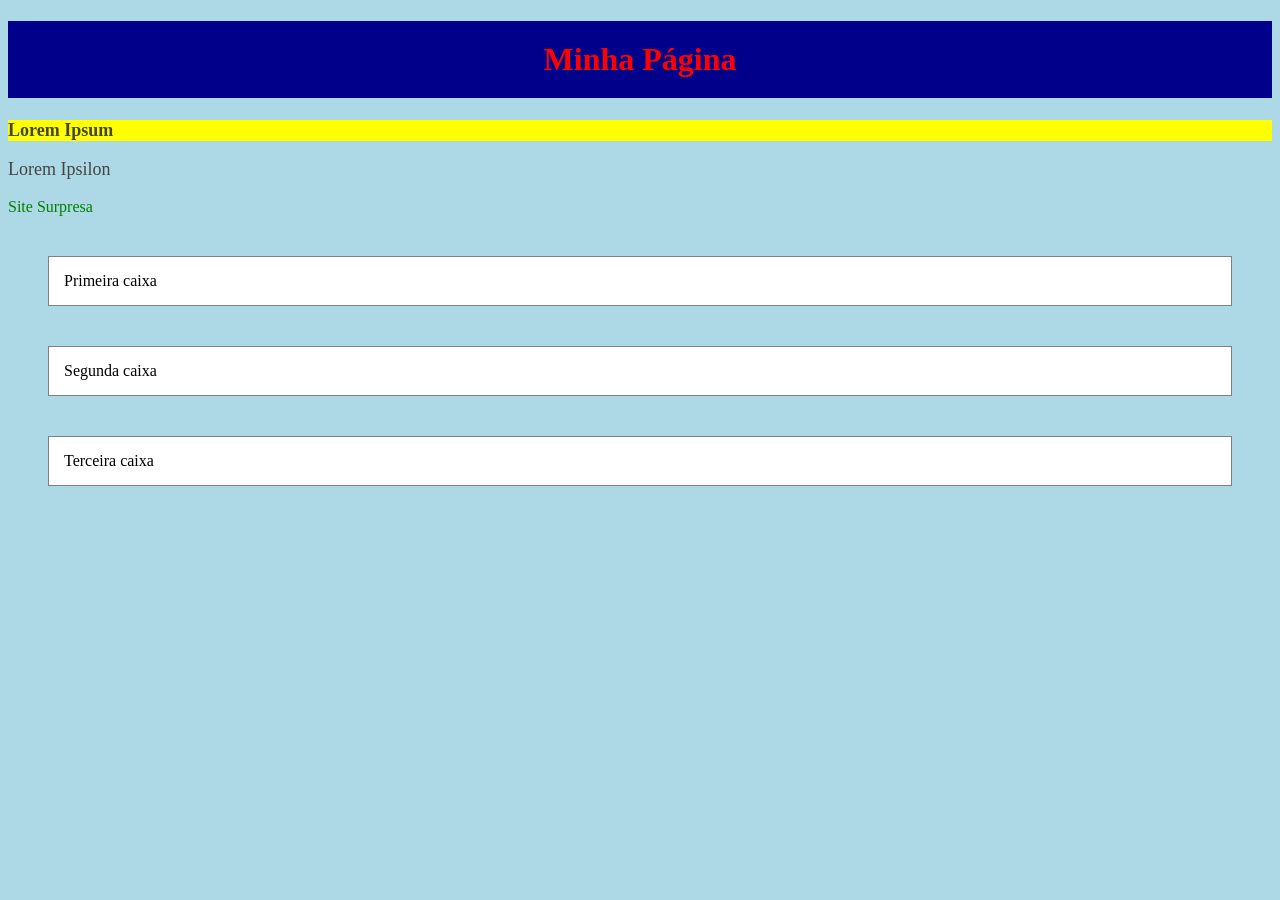
<file: atividade-css/index.html>
<!DOCTYPE html>
<html lang="pt-BR">
<head>
    <meta charset="UTF-8">
    <meta name="viewport" content="width=device-width, initial-scale=1.0">
    <title>Minha Página</title>
    <link rel="stylesheet" href="style.css">
</head>
<body>

    <header id="topo">
        <h1>Minha Página</h1>
    </header>

    <p class="destaque">
        Lorem Ipsum
    </p>

    <p>
        Lorem Ipsilon
    </p>

    <a href="https://www.amazon.com">Site Surpresa</a>

    <div class="caixa">
        Primeira caixa
    </div>

    <div class="caixa">
        Segunda caixa
    </div>

    <div class="caixa">
        Terceira caixa
    </div>

</body>
</html>
</file>
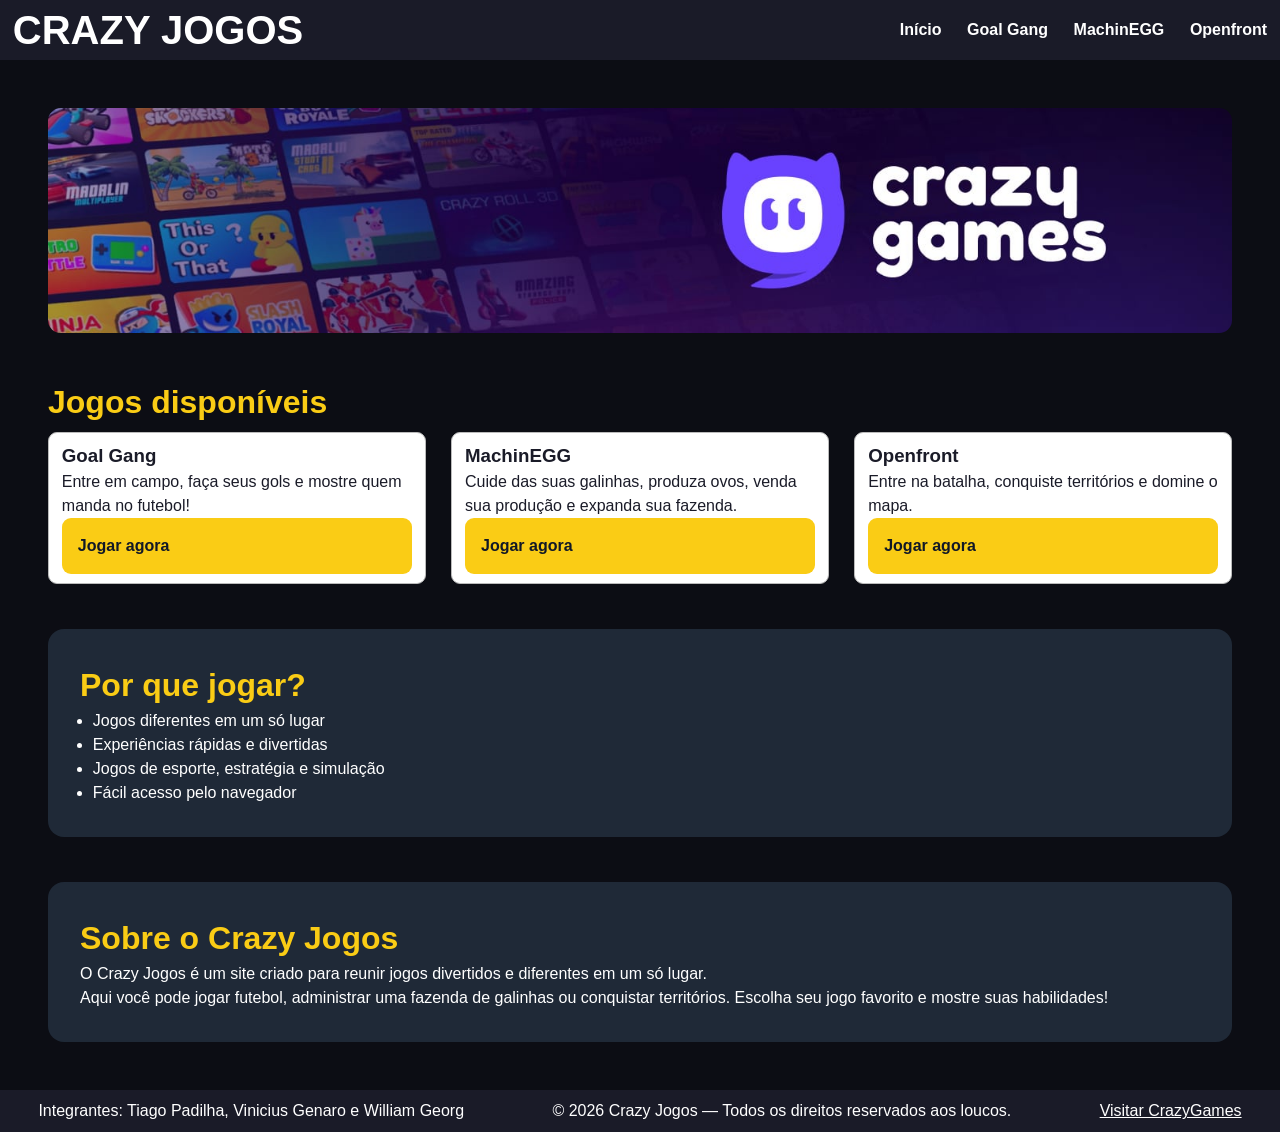
<file: aula-05/index.html>
<!DOCTYPE html>
<html lang="pt-BR">

<head>
    <meta charset="UTF-8">
    <meta name="viewport" content="width=device-width, initial-scale=1.0">
    <title>Crazy Jogos</title>
    <link rel="stylesheet" href="estilo.css">
</head>

<body>
    <header>
        <h1>CRAZY JOGOS</h1>

        <nav aria-label="Menu principal">
            <ul>
                <li><a href="index.html">Início</a></li>
                <li><a href="goalGang.html">Goal Gang</a></li>
                <li><a href="machinEGG.html">MachinEGG</a></li>
                <li><a href="openfront.html">Openfront</a></li>
            </ul>
        </nav>
    </header>


    <main>
        <section id="banner">
            <img src="img/CRAZYGAMES.jpeg" alt="Banner com diferentes jogos de navegador disponíveis no Crazy Jogos"
                width="1200" height="400" loading="lazy">
        </section>

        <section class="jogos">
            <h2>Jogos disponíveis</h2>

            <article class="card">
                <h3>Goal Gang</h3>

                <p>
                    Entre em campo, faça seus gols e mostre
                    quem manda no futebol!
                </p>

                <a href="goalGang.html" class="botao">
                    Jogar agora
                </a>
            </article>

            <article class="card">
                <h3>MachinEGG</h3>

                <p>
                    Cuide das suas galinhas, produza ovos,
                    venda sua produção e expanda sua fazenda.
                </p>

                <a href="machinEGG.html" class="botao">
                    Jogar agora
                </a>
            </article>


            <article class="card">
                <h3>Openfront</h3>

                <p>
                    Entre na batalha, conquiste territórios
                    e domine o mapa.
                </p>

                <a href="openfront.html" class="botao">
                    Jogar agora
                </a>
            </article>

        </section>

        <section class="section-card">
            <h2>Por que jogar?</h2>

            <ul>
                <li>Jogos diferentes em um só lugar</li>
                <li>Experiências rápidas e divertidas</li>
                <li>Jogos de esporte, estratégia e simulação</li>
                <li>Fácil acesso pelo navegador</li>
            </ul>
        </section>

        <section class="section-card">
            <h2>Sobre o Crazy Jogos</h2>

            <p>
                O Crazy Jogos é um site criado para reunir jogos divertidos e diferentes em um só lugar.
            </p>

            <p>
                Aqui você pode jogar futebol, administrar uma fazenda de galinhas ou conquistar territórios. Escolha seu
                jogo favorito e mostre suas habilidades!
            </p>
        </section>
    </main>

    <footer>
        <p>Integrantes: Tiago Padilha, Vinicius Genaro e William Georg</p>
        <p>© 2026 Crazy Jogos — Todos os direitos reservados aos loucos.</p>
        <p>
            <a href="https://www.crazygames.com/" target="_blank" rel="noopener noreferrer">Visitar CrazyGames</a>
        </p>
    </footer>
</body>

</html>
</file>
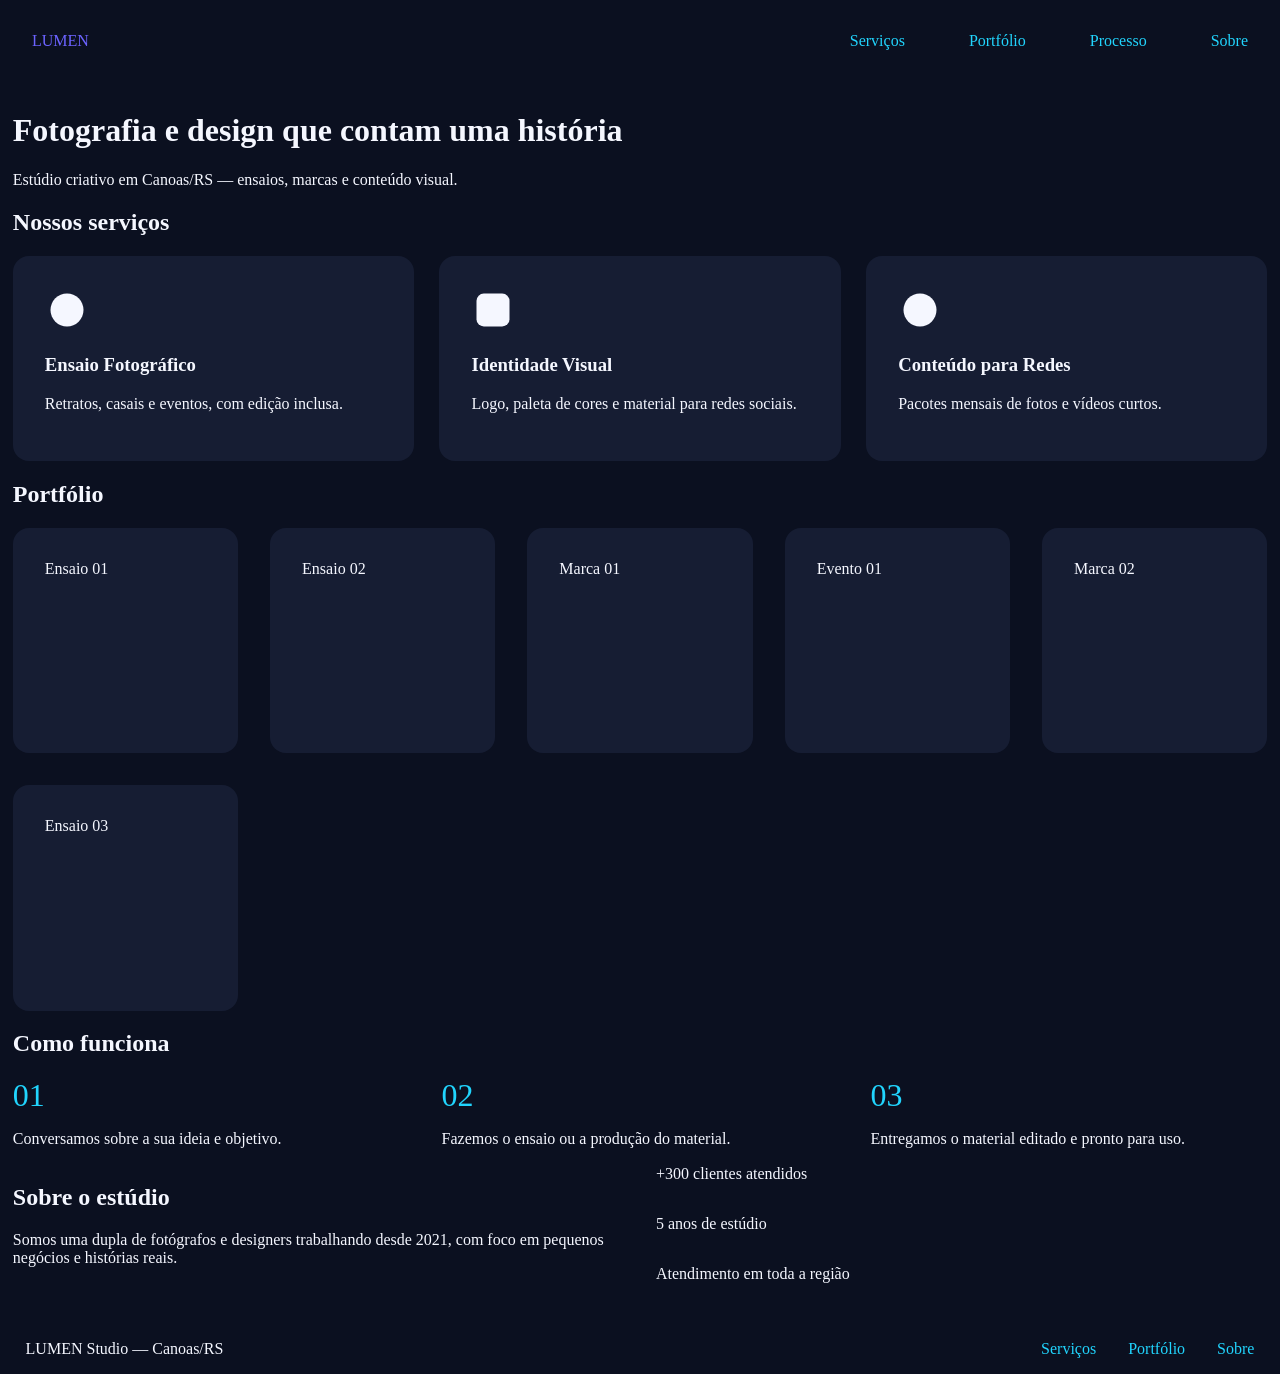
<file: aula-09/index.html>
<!DOCTYPE html>
<html lang="pt-br">

<head>
  <meta charset="UTF-8">
  <meta name="viewport" content="width=device-width, initial-scale=1.0">
  <title>LUMEN Studio — Fotografia e Design</title>
  <link rel="stylesheet" href="styles.css">
</head>

<body>

  <div class="layout">

    <header class="area-header">
      <div class="logo">LUMEN</div>
      <nav class="area-nav">
        <ul class="menu">
          <li><a href="#servicos">Serviços</a></li>
          <li><a href="#portfolio">Portfólio</a></li>
          <li><a href="#processo">Processo</a></li>
          <li><a href="#sobre">Sobre</a></li>
        </ul>
      </nav>
    </header>

    <main class="area-principal">

      <div class="hero">
        <h1>Fotografia e design que contam uma história</h1>
        <p>Estúdio criativo em Canoas/RS — ensaios, marcas e conteúdo visual.</p>
      </div>

      <section id="servicos" class="secao">
        <h2>Nossos serviços</h2>

        <div class="grade-servicos">

          <div class="card-servico">
            <svg class="icone" viewBox="0 0 24 24" width="44" height="44">
              <circle cx="12" cy="12" r="9" />
            </svg>
            <h3>Ensaio Fotográfico</h3>
            <p>Retratos, casais e eventos, com edição inclusa.</p>
          </div>

          <div class="card-servico">
            <svg class="icone" viewBox="0 0 24 24" width="44" height="44">
              <rect x="3" y="3" width="18" height="18" rx="4" />
            </svg>
            <h3>Identidade Visual</h3>
            <p>Logo, paleta de cores e material para redes sociais.</p>
          </div>

          <div class="card-servico">
            <svg class="icone" viewBox="0 0 24 24" width="44" height="44">
              <circle cx="12" cy="12" r="9" />
            </svg>
            <h3>Conteúdo para Redes</h3>
            <p>Pacotes mensais de fotos e vídeos curtos.</p>
          </div>

        </div>
      </section>

      <section id="portfolio" class="secao">
        <h2>Portfólio</h2>
        <div class="grade-portfolio">
          <div class="item-portfolio">Ensaio 01</div>
          <div class="item-portfolio">Ensaio 02</div>
          <div class="item-portfolio">Marca 01</div>
          <div class="item-portfolio">Evento 01</div>
          <div class="item-portfolio">Marca 02</div>
          <div class="item-portfolio">Ensaio 03</div>
        </div>
      </section>

      <section id="processo" class="secao">
        <h2>Como funciona</h2>
        <div class="grade-passos">
          <div class="passo">
            <span class="numero-passo">01</span>
            <p>Conversamos sobre a sua ideia e objetivo.</p>
          </div>
          <div class="passo">
            <span class="numero-passo">02</span>
            <p>Fazemos o ensaio ou a produção do material.</p>
          </div>
          <div class="passo">
            <span class="numero-passo">03</span>
            <p>Entregamos o material editado e pronto para uso.</p>
          </div>
        </div>
      </section>

      <section id="sobre" class="secao secao-sobre">
        <div class="sobre-texto">
          <h2>Sobre o estúdio</h2>
          <p>Somos uma dupla de fotógrafos e designers trabalhando desde 2021, com foco em pequenos negócios e histórias
            reais.</p>
        </div>
        <div class="sobre-info">
          <div class="info-item">+300 clientes atendidos</div>
          <div class="info-item">5 anos de estúdio</div>
          <div class="info-item">Atendimento em toda a região</div>
        </div>
      </section>

    </main>

    <footer class="area-rodape">
      <div class="rodape-texto">
        <p>LUMEN Studio — Canoas/RS</p>
      </div>
      <div class="rodape-links">
        <a href="#servicos">Serviços</a>
        <a href="#portfolio">Portfólio</a>
        <a href="#sobre">Sobre</a>
      </div>
    </footer>

  </div>

</body>

</html>
</file>
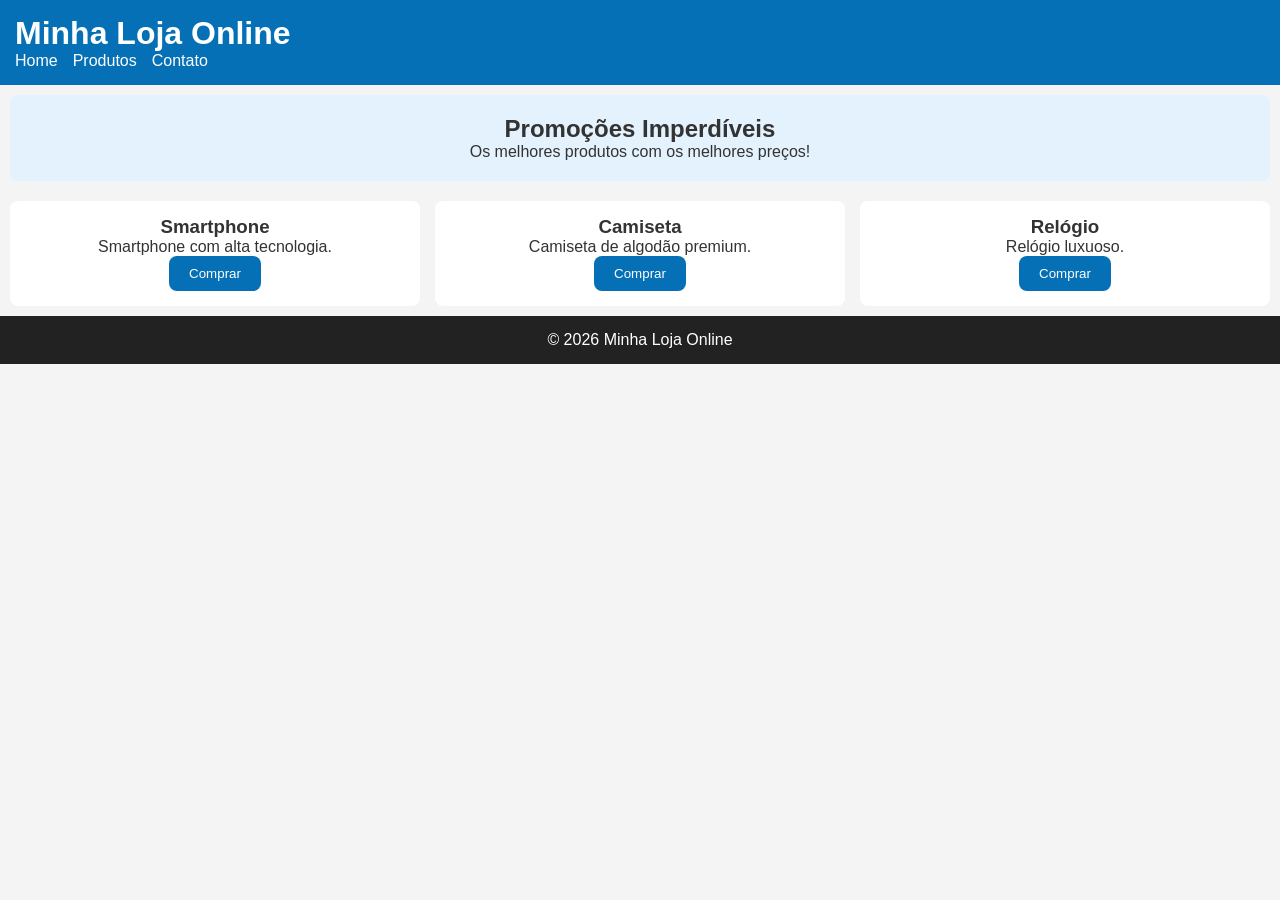
<file: aula-10/index.html>
<!DOCTYPE html>
<html lang="pt-br">
<head>
  <meta charset="UTF-8">
  <meta name="viewport" content="width=device-width, initial-scale=1.0">
  <link rel="stylesheet" href="styles.css">
  <title>Minha Loja Online</title>
</head>
<body>

  <header class="header">
    <h1>Minha Loja Online</h1>
    <nav class="nav-menu">
      <ul>
        <li><a href="#">Home</a></li>
        <li><a href="#">Produtos</a></li>
        <li><a href="#">Contato</a></li>
      </ul>
    </nav>
  </header>

  <main>
    <section class="banner">
      <h2>Promoções Imperdíveis</h2>
      <p>Os melhores produtos com os melhores preços!</p>
    </section>

    <section class="products">
      <article class="product-card">
        <h3>Smartphone</h3>
        <p>Smartphone com alta tecnologia.</p>
        <button class="btn-primary">Comprar</button>
      </article>

      <article class="product-card">
        <h3>Camiseta</h3>
        <p>Camiseta de algodão premium.</p>
        <button class="btn-primary">Comprar</button>
      </article>

      <article class="product-card">
        <h3>Relógio</h3>
        <p>Relógio luxuoso.</p>
        <button class="btn-primary">Comprar</button>
      </article>
    </section>
  </main>

  <footer class="footer">
    <p>&copy; 2026 Minha Loja Online</p>
  </footer>

</body>
</html>
</file>
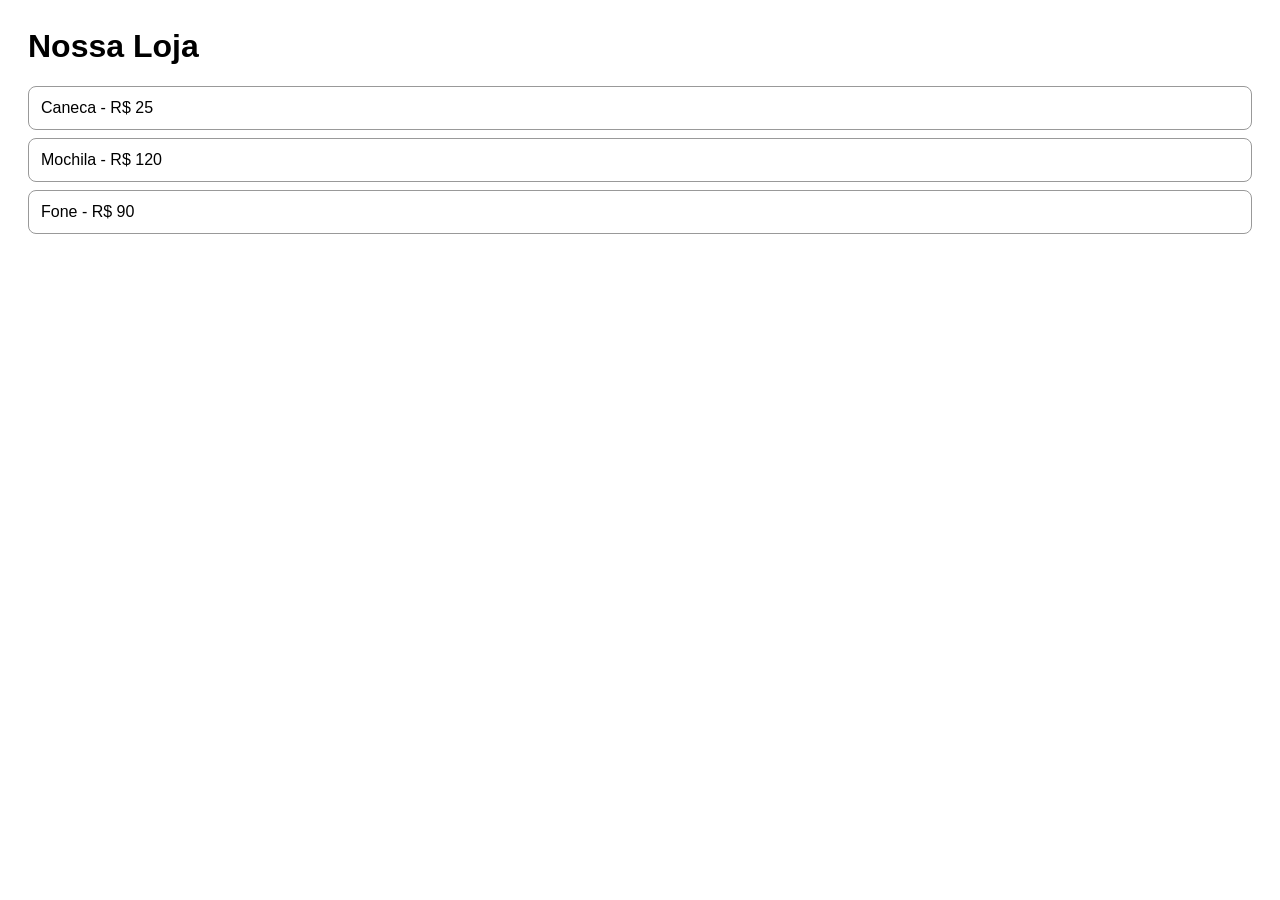
<file: aula-13/index.html>
<html lang="pt-br">

<head>
    <meta charset="UTF-8">
    <title>Loja de teste</title>
    <link rel="stylesheet" href="style.css">
</head>

<body>
    <h1>Nossa Loja</h1>
    <div id="lista"></div>
    <script src="script.js"></script>
</body>

</html>
</file>
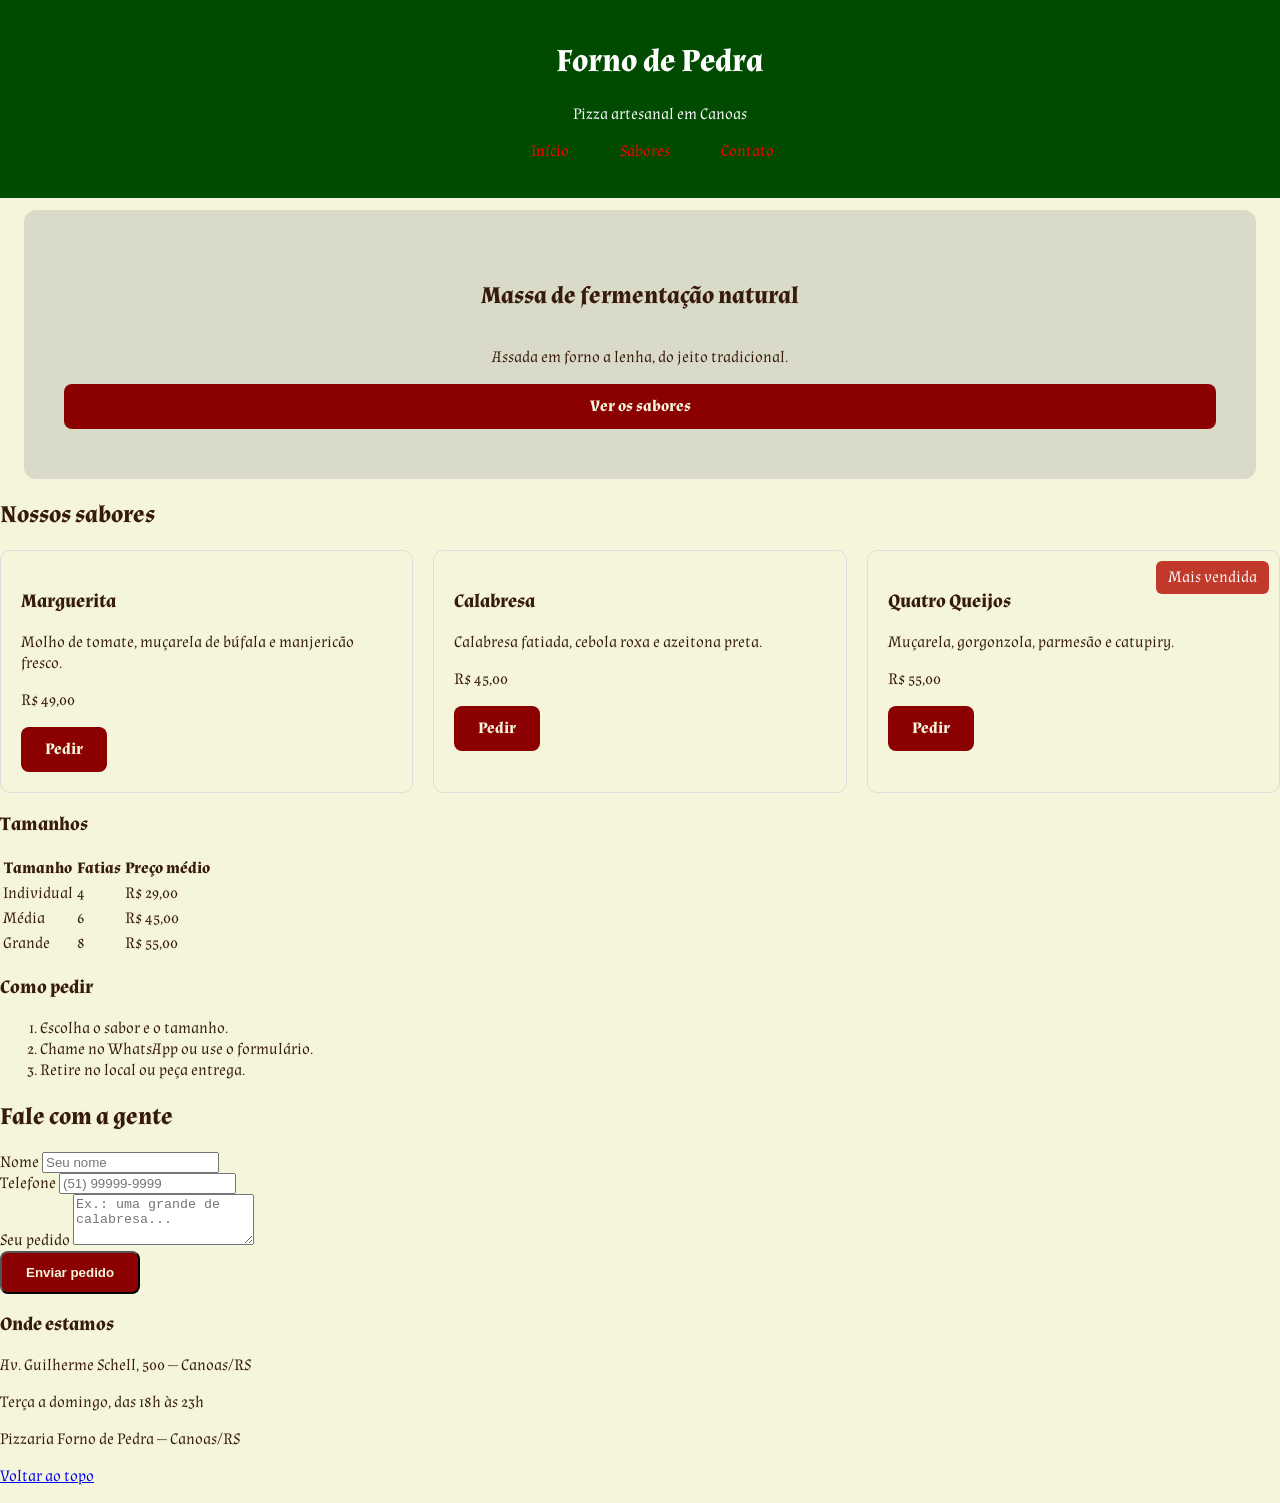
<file: aula-07/atividade-final/index.html>
<!DOCTYPE html>
<html lang="pt-br">

<head>
  <meta charset="UTF-8">
  <meta name="viewport" content="width=device-width, initial-scale=1.0">
  <title>Pizzaria Forno de Pedra</title>

  <!-- PASSO 1: crie o arquivo estilo.css e descomente a linha abaixo -->
  <link rel="stylesheet" href="styles.css">
</head>

<body>

  <!-- ============ CABEÇALHO ============ -->
  <!-- PASSO 3: menu horizontal · PASSO 6: header fixo -->
  <header id="topo">
    <h1>Forno de Pedra</h1>
    <p class="slogan">Pizza artesanal em Canoas</p>

    <nav>
      <ul class="menu">
        <li><a href="#topo">Início</a></li>
        <li><a href="#sabores">Sabores</a></li>
        <li><a href="#contato">Contato</a></li>
      </ul>
    </nav>
  </header>

  <main>

    <!-- ============ BANNER ============ -->
    <section id="banner">
      <h2>Massa de fermentação natural</h2>
      <p>Assada em forno a lenha, do jeito tradicional.</p>
      <a href="#sabores" class="botao">Ver os sabores</a>
    </section>

    <!-- ============ SABORES ============ -->
    <!-- PASSO 4: cards lado a lado · PASSO 5: etiqueta no card -->
    <section id="sabores">
      <h2>Nossos sabores</h2>

      <div class="grade">

        <article class="card">
          <h3>Marguerita</h3>
          <p>Molho de tomate, muçarela de búfala e manjericão fresco.</p>
          <p class="preco">R$ 49,00</p>
          <a href="#contato" class="botao">Pedir</a>
        </article>

        <article class="card">
          <h3>Calabresa</h3>
          <p>Calabresa fatiada, cebola roxa e azeitona preta.</p>
          <p class="preco">R$ 45,00</p>
          <a href="#contato" class="botao">Pedir</a>
        </article>

        <!-- PASSO 5: coloque a etiqueta AQUI DENTRO deste card -->
        <article class="card destaque">
          <h3>Quatro Queijos</h3>
          <p>Muçarela, gorgonzola, parmesão e catupiry.</p>
          <p class="preco">R$ 55,00</p>
          <a href="#contato" class="botao">Pedir</a>
          <span class="etiqueta">Mais vendida</span>
        </article>

      </div>

      <h3>Tamanhos</h3>
      <table class="tabela">
        <thead>
          <tr>
            <th>Tamanho</th>
            <th>Fatias</th>
            <th>Preço médio</th>
          </tr>
        </thead>
        <tbody>
          <tr>
            <td>Individual</td>
            <td>4</td>
            <td>R$ 29,00</td>
          </tr>
          <tr>
            <td>Média</td>
            <td>6</td>
            <td>R$ 45,00</td>
          </tr>
          <tr>
            <td>Grande</td>
            <td>8</td>
            <td>R$ 55,00</td>
          </tr>
        </tbody>
      </table>

      <h3>Como pedir</h3>
      <ol class="passos">
        <li>Escolha o sabor e o tamanho.</li>
        <li>Chame no WhatsApp ou use o formulário.</li>
        <li>Retire no local ou peça entrega.</li>
      </ol>
    </section>

    <!-- ============ CONTATO ============ -->
    <section id="contato">
      <h2>Fale com a gente</h2>

      <form class="formulario">
        <div class="campo">
          <label for="nome">Nome</label>
          <input type="text" id="nome" name="nome" placeholder="Seu nome" required>
        </div>

        <div class="campo">
          <label for="fone">Telefone</label>
          <input type="tel" id="fone" name="fone" placeholder="(51) 99999-9999">
        </div>

        <div class="campo">
          <label for="pedido">Seu pedido</label>
          <textarea id="pedido" name="pedido" rows="3"
                    placeholder="Ex.: uma grande de calabresa..."></textarea>
        </div>

        <button type="submit" class="botao">Enviar pedido</button>
      </form>

      <div class="info">
        <h3>Onde estamos</h3>
        <p>Av. Guilherme Schell, 500 — Canoas/RS</p>
        <p>Terça a domingo, das 18h às 23h</p>
      </div>
    </section>

  </main>

  <!-- ============ RODAPÉ ============ -->
  <!-- DESAFIO: crie um botão fixo "voltar ao topo" -->
  <footer>
    <p>Pizzaria Forno de Pedra — Canoas/RS</p>
    <p><a href="#topo">Voltar ao topo</a></p>
  </footer>

</body>

</html>
</file>
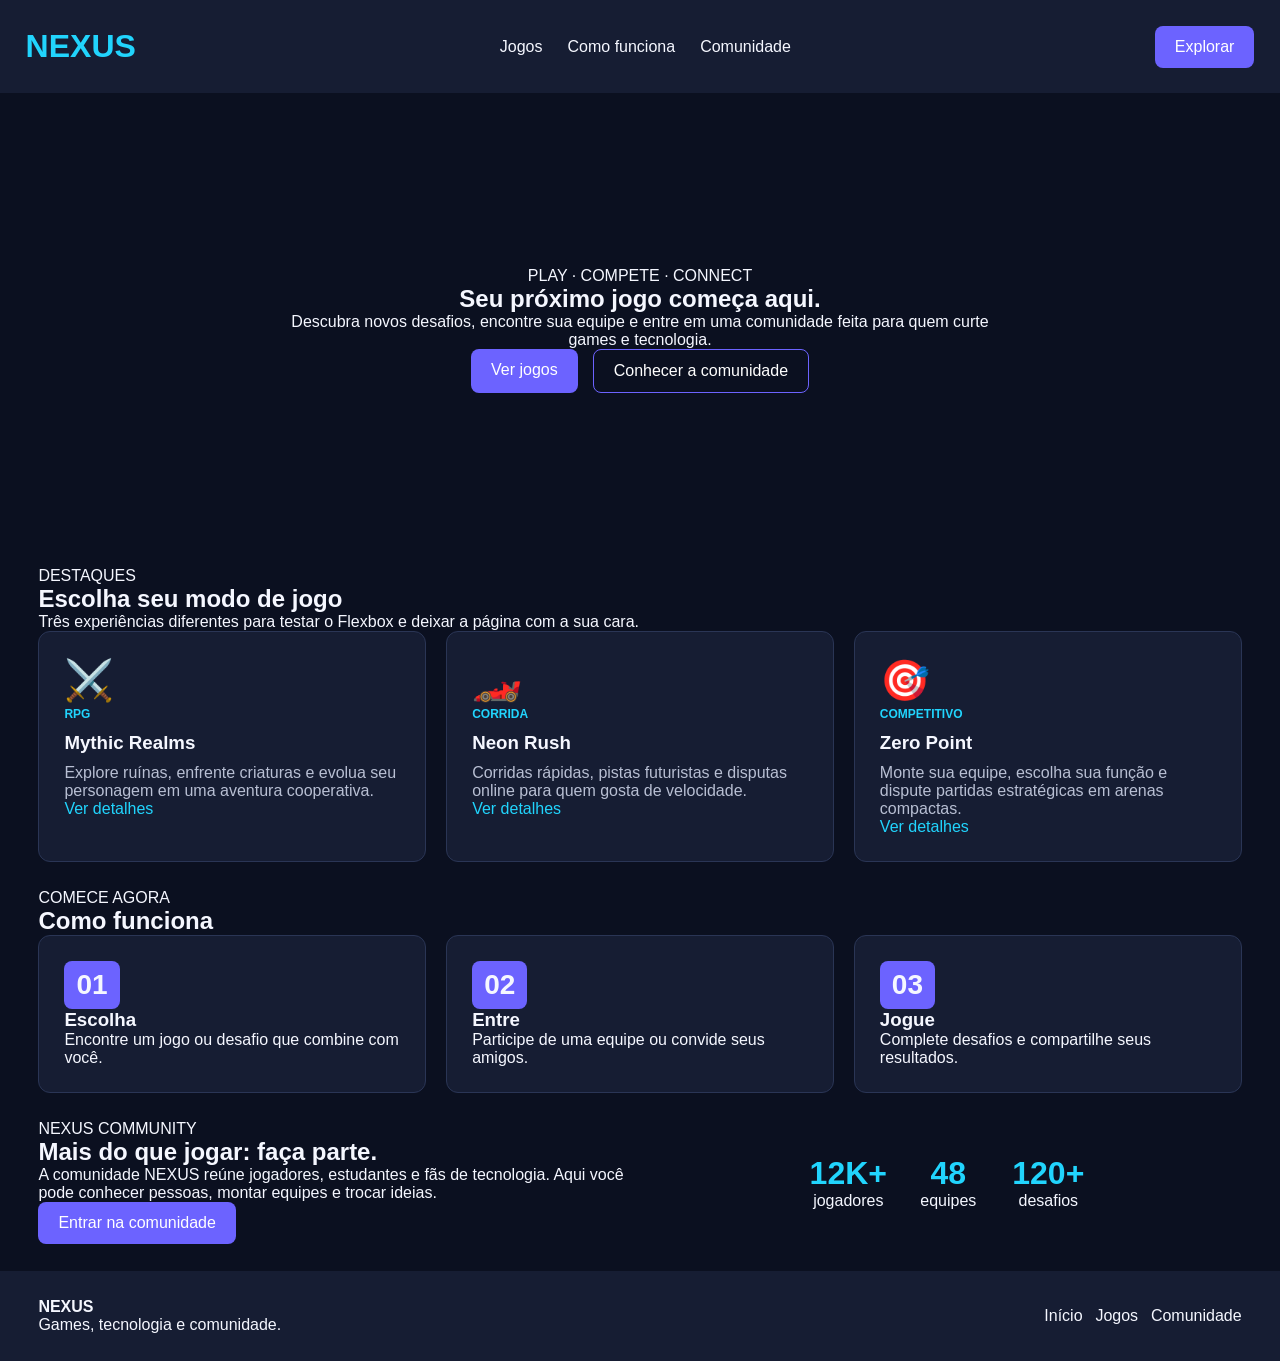
<file: aula-08/atividade-inicial/index.html>
<!DOCTYPE html>
<html lang="pt-BR">
<head>
    <meta charset="UTF-8">
    <meta name="viewport" content="width=device-width, initial-scale=1.0">
    <title>NEXUS Game Hub</title>
    <link rel="stylesheet" href="styles.css">
</head>
<body>

    <header class="navbar">
        <a class="logo" href="#inicio">NEXUS</a>

        <ul class="menu">
            <li><a href="#jogos">Jogos</a></li>
            <li><a href="#como-funciona">Como funciona</a></li>
            <li><a href="#comunidade">Comunidade</a></li>
        </ul>

        <a class="botao botao-menu" href="#jogos">Explorar</a>
    </header>

    <main>
        <section class="hero" id="inicio">
            <div class="hero-conteudo">
                <span class="tag">PLAY · COMPETE · CONNECT</span>
                <h1>Seu próximo jogo começa aqui.</h1>
                <p>
                    Descubra novos desafios, encontre sua equipe e entre em uma
                    comunidade feita para quem curte games e tecnologia.
                </p>

                <div class="hero-acoes">
                    <a class="botao" href="#jogos">Ver jogos</a>
                    <a class="botao botao-secundario" href="#comunidade">Conhecer a comunidade</a>
                </div>
            </div>
        </section>

        <section class="secao" id="jogos">
            <div class="titulo-secao">
                <span class="tag">DESTAQUES</span>
                <h2>Escolha seu modo de jogo</h2>
                <p>Três experiências diferentes para testar o Flexbox e deixar a página com a sua cara.</p>
            </div>

            <div class="grade-jogos">
                <article class="card-jogo">
                    <div class="icone-jogo">⚔️</div>
                    <span class="categoria">RPG</span>
                    <h3>Mythic Realms</h3>
                    <p>Explore ruínas, enfrente criaturas e evolua seu personagem em uma aventura cooperativa.</p>
                    <a href="#">Ver detalhes</a>
                </article>

                <article class="card-jogo">
                    <div class="icone-jogo">🏎️</div>
                    <span class="categoria">CORRIDA</span>
                    <h3>Neon Rush</h3>
                    <p>Corridas rápidas, pistas futuristas e disputas online para quem gosta de velocidade.</p>
                    <a href="#">Ver detalhes</a>
                </article>

                <article class="card-jogo">
                    <div class="icone-jogo">🎯</div>
                    <span class="categoria">COMPETITIVO</span>
                    <h3>Zero Point</h3>
                    <p>Monte sua equipe, escolha sua função e dispute partidas estratégicas em arenas compactas.</p>
                    <a href="#">Ver detalhes</a>
                </article>
            </div>
        </section>

        <section class="secao secao-alternativa" id="como-funciona">
            <div class="titulo-secao">
                <span class="tag">COMECE AGORA</span>
                <h2>Como funciona</h2>
            </div>

            <div class="passos">
                <div class="passo">
                    <span class="numero">01</span>
                    <h3>Escolha</h3>
                    <p>Encontre um jogo ou desafio que combine com você.</p>
                </div>

                <div class="passo">
                    <span class="numero">02</span>
                    <h3>Entre</h3>
                    <p>Participe de uma equipe ou convide seus amigos.</p>
                </div>

                <div class="passo">
                    <span class="numero">03</span>
                    <h3>Jogue</h3>
                    <p>Complete desafios e compartilhe seus resultados.</p>
                </div>
            </div>
        </section>

        <section class="secao comunidade" id="comunidade">
            <div class="comunidade-texto">
                <span class="tag">NEXUS COMMUNITY</span>
                <h2>Mais do que jogar: faça parte.</h2>
                <p>
                    A comunidade NEXUS reúne jogadores, estudantes e fãs de tecnologia.
                    Aqui você pode conhecer pessoas, montar equipes e trocar ideias.
                </p>
                <a class="botao" href="#">Entrar na comunidade</a>
            </div>

            <div class="comunidade-info">
                <div class="info-item">
                    <strong>12K+</strong>
                    <span>jogadores</span>
                </div>
                <div class="info-item">
                    <strong>48</strong>
                    <span>equipes</span>
                </div>
                <div class="info-item">
                    <strong>120+</strong>
                    <span>desafios</span>
                </div>
            </div>
        </section>
    </main>

    <footer class="rodape">
        <div>
            <strong>NEXUS</strong>
            <p>Games, tecnologia e comunidade.</p>
        </div>

        <div class="links-rodape">
            <a href="#inicio">Início</a>
            <a href="#jogos">Jogos</a>
            <a href="#comunidade">Comunidade</a>
        </div>
    </footer>

</body>
</html>
</file>
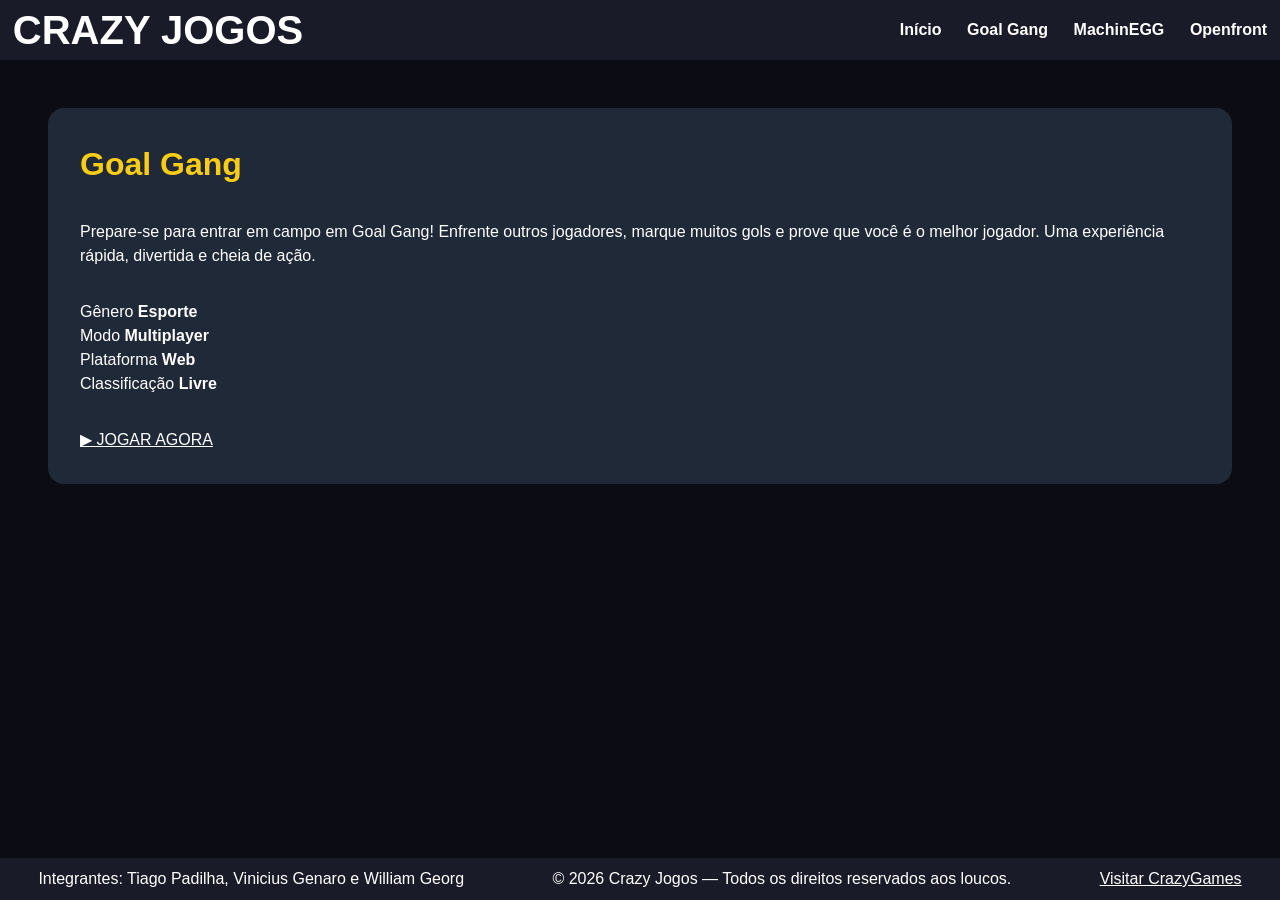
<file: aula-05/goalGang.html>
<!DOCTYPE html>
<html lang="pt-BR">

<head>
    <meta charset="UTF-8">
    <meta name="viewport" content="width=device-width, initial-scale=1.0">
    <title>Goal Gang - Crazy Jogos</title>
    <link rel="stylesheet" href="estilo.css">
    <link rel="stylesheet" href="games.css">
</head>

<body>

    <header>
        <h1>CRAZY JOGOS</h1>

        <nav aria-label="Menu principal">
            <ul>
                <li><a href="index.html">Início</a></li>
                <li><a href="goalGang.html">Goal Gang</a></li>
                <li><a href="machinEGG.html">MachinEGG</a></li>
                <li><a href="openfront.html">Openfront</a></li>
            </ul>
        </nav>
    </header>

    <main>
        <section class="section-card">
            <h2>Goal Gang</h2>

            <p class="game-description">
                Prepare-se para entrar em campo em Goal Gang! Enfrente outros jogadores, marque muitos gols e prove que
                você é o melhor jogador. Uma experiência rápida, divertida e cheia de ação.
            </p>

            <div class="game-info">
                <div class="info-item">
                    <span>Gênero</span>
                    <strong>Esporte</strong>
                </div>

                <div class="info-item">
                    <span>Modo</span>
                    <strong>Multiplayer</strong>
                </div>

                <div class="info-item">
                    <span>Plataforma</span>
                    <strong>Web</strong>
                </div>

                <div class="info-item">
                    <span>Classificação</span>
                    <strong>Livre</strong>
                </div>
            </div>

            <a href="https://www.crazygames.com/game/goal-gang" class="play-button">
                ▶ JOGAR AGORA
            </a>
        </section>
    </main>

    <footer>
        <p>Integrantes: Tiago Padilha, Vinicius Genaro e William Georg</p>
        <p>© 2026 Crazy Jogos — Todos os direitos reservados aos loucos.</p>
        <p>
            <a href="https://www.crazygames.com/" target="_blank" rel="noopener noreferrer">Visitar CrazyGames</a>
        </p>
    </footer>
</body>

</html>
</file>
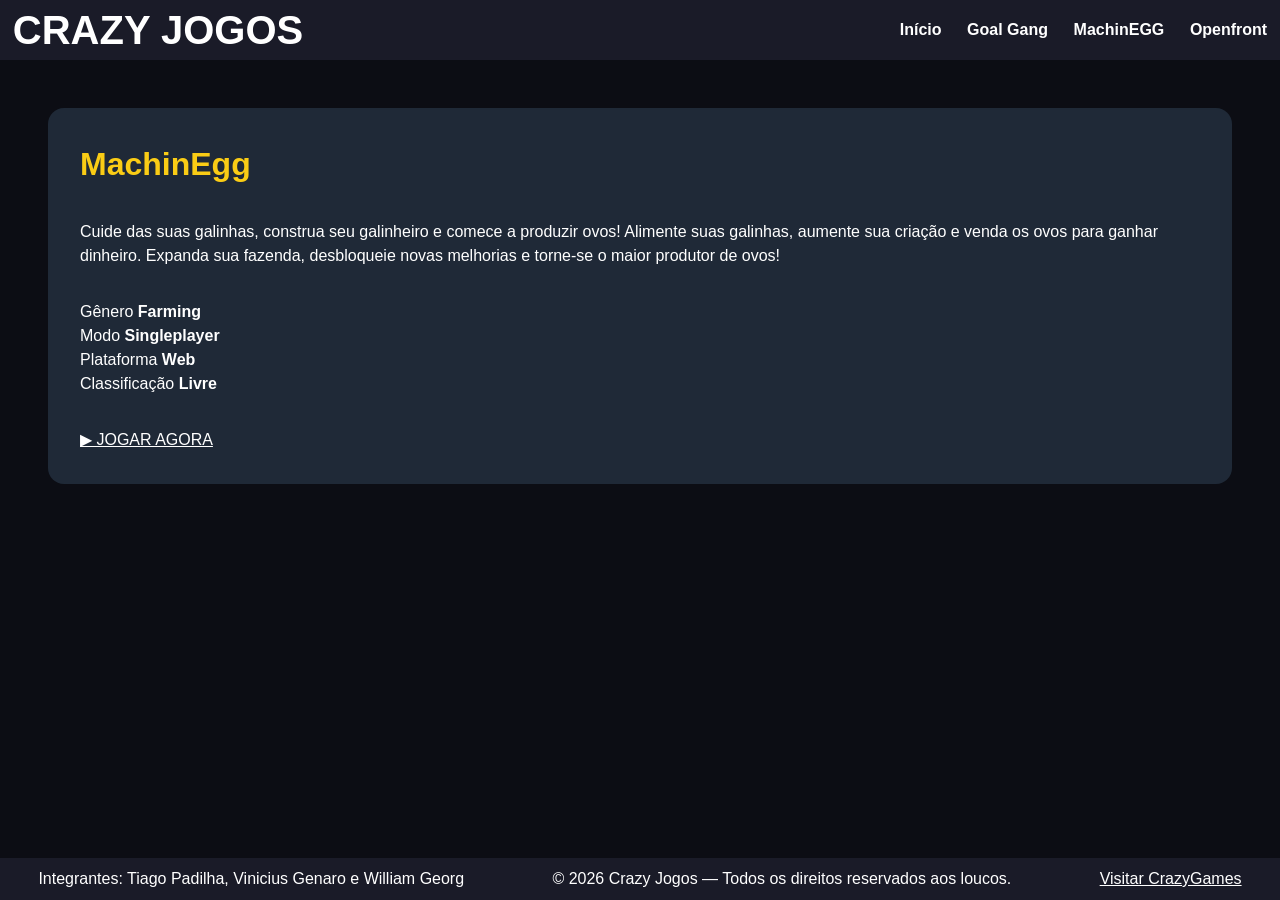
<file: aula-05/machinEGG.html>
<!DOCTYPE html>
<html lang="pt-BR">

<head>
    <meta charset="UTF-8">
    <meta name="viewport" content="width=device-width, initial-scale=1.0">
    <title>Goal Gang - Crazy Jogos</title>
    <link rel="stylesheet" href="estilo.css">
    <link rel="stylesheet" href="games.css">
</head>

<body>
    <header>
        <h1>CRAZY JOGOS</h1>

        <nav aria-label="Menu principal">
            <ul>
                <li><a href="index.html">Início</a></li>
                <li><a href="goalGang.html">Goal Gang</a></li>
                <li><a href="machinEGG.html">MachinEGG</a></li>
                <li><a href="openfront.html">Openfront</a></li>
            </ul>
        </nav>
    </header>

    <main>
        <section class="section-card">
            <h2>MachinEgg</h2>

            <p class="game-description">
                Cuide das suas galinhas, construa seu galinheiro e comece a produzir ovos! Alimente suas galinhas,
                aumente sua criação e venda os ovos para ganhar dinheiro. Expanda sua fazenda, desbloqueie novas
                melhorias e torne-se o maior produtor de ovos!
            </p>

            <div class="game-info">
                <div class="info-item">
                    <span>Gênero</span>
                    <strong>Farming</strong>
                </div>

                <div class="info-item">
                    <span>Modo</span>
                    <strong>Singleplayer</strong>
                </div>

                <div class="info-item">
                    <span>Plataforma</span>
                    <strong>Web</strong>
                </div>

                <div class="info-item">
                    <span>Classificação</span>
                    <strong>Livre</strong>
                </div>
            </div>

            <a href="https://www.crazygames.com/game/the-machinegg" class="play-button">
                ▶ JOGAR AGORA
            </a>
        </section>
    </main>

    <footer>
        <p>Integrantes: Tiago Padilha, Vinicius Genaro e William Georg</p>
        <p>© 2026 Crazy Jogos — Todos os direitos reservados aos loucos.</p>
        <p>
            <a href="https://www.crazygames.com/" target="_blank" rel="noopener noreferrer">Visitar CrazyGames</a>
        </p>
    </footer>
</body>

</html>
</file>
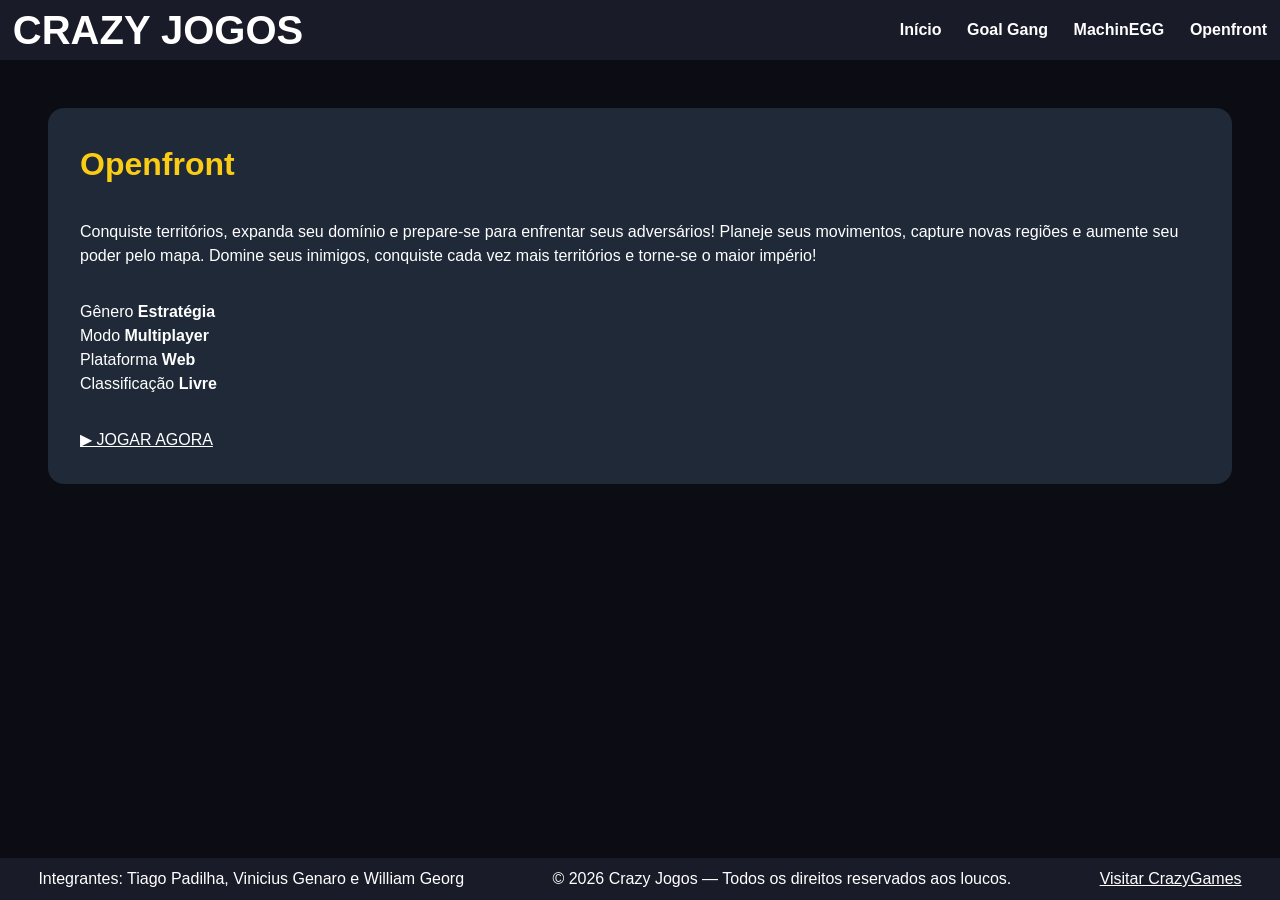
<file: aula-05/openfront.html>
<!DOCTYPE html>
<html lang="pt-BR">

<head>
    <meta charset="UTF-8">
    <meta name="viewport" content="width=device-width, initial-scale=1.0">
    <title>Openfront - Crazy Jogos</title>
    <link rel="stylesheet" href="estilo.css">
    <link rel="stylesheet" href="games.css">
</head>

<body>

    <header>
        <h1>CRAZY JOGOS</h1>

        <nav aria-label="Menu principal">
            <ul>
                <li><a href="index.html">Início</a></li>
                <li><a href="goalGang.html">Goal Gang</a></li>
                <li><a href="machinEGG.html">MachinEGG</a></li>
                <li><a href="openfront.html">Openfront</a></li>
            </ul>
        </nav>
    </header>

    <main>
        <section class="section-card">
            <h2>Openfront</h2>

            <p class="game-description">
                Conquiste territórios, expanda seu domínio e prepare-se para enfrentar seus adversários! Planeje seus
                movimentos, capture novas regiões e aumente seu poder pelo mapa. Domine seus inimigos, conquiste cada
                vez mais territórios e torne-se o maior império!
            </p>

            <div class="game-info">
                <div class="info-item">
                    <span>Gênero</span>
                    <strong>Estratégia</strong>
                </div>

                <div class="info-item">
                    <span>Modo</span>
                    <strong>Multiplayer</strong>
                </div>

                <div class="info-item">
                    <span>Plataforma</span>
                    <strong>Web</strong>
                </div>

                <div class="info-item">
                    <span>Classificação</span>
                    <strong>Livre</strong>
                </div>
            </div>

            <a href="https://www.crazygames.com/game/openfront-gsw" class="play-button">
                ▶ JOGAR AGORA
            </a>
        </section>
    </main>

    <footer>
        <p>Integrantes: Tiago Padilha, Vinicius Genaro e William Georg</p>
        <p>© 2026 Crazy Jogos — Todos os direitos reservados aos loucos.</p>
        <p>
            <a href="https://www.crazygames.com/" target="_blank" rel="noopener noreferrer">Visitar CrazyGames</a>
        </p>
    </footer>
</body>

</html>
</file>
<file: atividade-css/style.css>
body {
    background-color: lightblue;
}

p {
    color: #444;
    font-size: 18px;
}

h1 {
    color: red;
    text-align: center;
    padding: 20px;
}

a {
    text-decoration: none;
    color: green;
}

.destaque {
    background-color: yellow;
    font-weight: bold;
}

#topo {
    background-color: darkblue;
    color: white;
}

.caixa {
    background-color: white;
    border: 1px solid gray;
    padding: 15px;
    margin: 40px;
}
</file>
<file: aula-05/estilo.css>
* {
    margin: 0;
    padding: 0;
}

a {
    color: inherit;
}

h1 {
    font-size: 2.5em;
}

h2 {
    font-size: 2em;
    color: #facc15;
}

body {
    font-family: Arial, Helvetica, sans-serif;
    background-color: #0c0d14;
    color: #ffffff;
    line-height: 1.5;
    min-height: 100vh;
    display: flex;
    flex-direction: column;
}

header {
    padding-inline: 1vw;
    display: flex;
    align-items: center;
    justify-content: space-between;

    background-color: #1a1b28
}

nav ul {
    display: flex;
    align-items: center;
    gap: 2vw;

    list-style: none;
}

nav a {
    text-decoration: none;
    font-weight: bold;
    transition: color 0.2s;
}

nav a:hover {
    color: #aaadbe;
}

footer {
    padding: 1vh 3vw;
    background-color: #1a1b28;

    display: flex;
    align-items: center;
    justify-content: space-between;
}

main {
    padding: 3em;
    display: flex;
    flex-direction: column;
    gap: 5vh;
    flex-grow: 1;

}

#banner {
    width: 100%;
    height: 25vh;

    overflow: hidden;
    border-radius: 1vw;
}

#banner img {
    width: 100%;
    height: 100%;

    object-fit: cover;
}

.card {
    display: flex;
    flex-direction: column;
    background-color: #ffffff;
    color: #1a1b28;
    border: 1px solid #bbbbbb;
    border-radius: 1vh;
    padding: 1vh 1vw;
}

.jogos {
    display: grid;
    grid-template-columns: repeat(3, minmax(0, 1fr));
    column-gap: 2vw;
    row-gap: 0.5vw;
}

.jogos h2 {
    grid-column: 1 / -1;
}

.jogos .botao {
    display: flex;

    padding: 1em;

    background-color: #facc15;
    color: #111827;

    border-radius: 1vh;

    text-decoration: none;
    font-weight: bold;

    transition: background-color 0.2s;
    margin-top: auto;
}

.botao:hover {
    background-color: #eab308;
}

.section-card {
    padding: 2em;

    background-color: #1f2937;
    border-radius: 1em;
}

.section-card ul {
    padding-left: 1vw;
}

/* Scroll menos horrivel Para Firefox (Padrão Moderno) */
* {
  scrollbar-width: thin;
  scrollbar-color: #999 #0c0d14; /* Primeiro o cursor, depois o fundo */
}
</file>
<file: aula-09/styles.css>
body {
    margin: 0;
    background-color: #0B1020;
    color: #F5F7FF;
}

.layout {
    display: grid;
    grid-template-areas:
        "header"
        "principal"
        "rodape";
    gap: 2em;
    min-height: 100vh;
}

.area-header {
    grid-area: header;
    padding: 2em 2em 0 2em;
    display: grid;
    grid-template-columns: 1fr auto
}

.area-principal {
    grid-area: principal;
    padding: 1vh 1vw;
}

.area-rodape {
    grid-area: rodape;
}

.menu {
    display: flex;
    gap: 5vw;
    margin: 0;
    list-style-type: none;
}

.menu li a {
    text-decoration: none;
    color: #21D4FD;
}

.logo {
    display: flex;
    align-items: center;
    color: #6C63FF;
}

.grade-servicos {
    display: grid;
    grid-template-columns: repeat(auto-fit, minmax(220px, 1fr));
    gap: 2vw;
}

.card-servico {
    background-color: #161D33;
    padding: 2em;
    border-radius: 1em;
}

.icone {
    fill: #F5F7FF;
    transition: 0.5s;
}

.card-servico:hover .icone {
    fill: #21D4FD;
    transform: scale(1.3);
}

.grade-portfolio {
    display: grid;
    grid-template-columns: repeat(auto-fit, minmax(220px, 1fr));
    gap: 2em;
}

.item-portfolio {
    aspect-ratio: 1 / 1;
    background: #161D33;
    padding: 2em;
    border-radius: 1em;
}

.grade-passos {
    display: grid;
    grid-template-columns: repeat(auto-fit, minmax(220px, 1fr));
    gap: 2em;
}

.grade-passos span {
    color: #21D4FD;
}

.numero-passo {
    font-size: 2rem;
    color: #333;
}

.secao-sobre {
    display: grid;
    grid-template-columns: 1fr 1fr;
    align-items: center;
    gap: 2em;
}

.sobre-info {
    display: grid;
    gap: 2em;
}

.area-rodape {
    display: flex;
    align-items: center;
    justify-content: space-between;
    padding-inline: 2vw;
}

.rodape-links {
    display: flex;
    gap: 2em;
}

.rodape-links a {
    text-decoration: none;
    color: #21D4FD;
}
</file>
<file: aula-10/styles.css>
/* === VARIÁVEIS === */
:root {
  /* Cores */
  --cor-primaria: #0570b5;
  --cor-secundaria: #e3f2fd;
  --cor-texto: #333333;

  /* Tipografia */
  --fonte-principal: Arial, sans-serif;

  /* Espaçamento */
  --espacamento-padrao: 15px;

  /* Bordas */
  --raio-borda: 8px;
}

/* estilo.css inicial — a cor #0570b5 aparece REPETIDA de propósito.
   Passo 1 da atividade: criem o :root e troquem tudo por var(). */

/* === RESET === */
* {
  margin: 0;
  padding: 0;
  box-sizing: border-box;
}

/* === BASE === */
body {
  font-family: var(--fonte-principal);
  background-color: #f4f4f4;
  color: var(--cor-texto);
}

/* === HEADER, etc ===*/
.header {
  background-color: var(--cor-primaria);
  color: white;
  padding: var(--espacamento-padrao);
}

.nav-menu ul {
  display: flex;
  gap: var(--espacamento-padrao);
  list-style: none;
}

.nav-menu a {
  color: white;
  text-decoration: none;
}

.banner {
  background-color: var(--cor-secundaria);
  padding: 20px;
  margin: 10px;
  border-radius: var(--raio-borda);
  text-align: center;
  animation: fadeIn 1s ease-in;
}

.products {
  display: grid;
  grid-template-columns: repeat(3, 1fr);
  gap: var(--espacamento-padrao);
  padding: 10px;
}

.product-card {
  background-color: white;
  padding: var(--espacamento-padrao);
  border-radius: var(--raio-borda);
  text-align: center;
}

.btn-primary {
  background-color: var(--cor-primaria);
  color: white;
  border: none;
  padding: 10px 20px;
  border-radius: var(--raio-borda);
  cursor: pointer;
  transition: 0.3s;
}

.btn-primary:hover {
  transform: scale(1.05);
}

.footer {
  background-color: #222;
  color: white;
  text-align: center;
  padding: var(--espacamento-padrao);
}

/* === ANIMAÇÕES === */
@keyframes fadeIn {
  from {
    opacity: 0;
  }

  to {
    opacity: 1;
  }
}
</file>
<file: aula-13/style.css>
body {
  font-family: sans-serif;
  padding: 20px;
}

.card {
  border: 1px solid #999;
  border-radius: 8px;
  padding: 12px;
  margin: 8px 0;
}

.favorito {
  border-color: gold;
  background: #fffbe6;
}
</file>
<file: aula-07/atividade-final/styles.css>
@import url('https://fonts.googleapis.com/css2?family=Almendra:ital,wght@0,400;0,700;1,400;1,700&display=swap');

body {
    background-color: beige;
    font-family: 'Almendra', serif;
    margin: 0;
    padding-top: 170px;
    color: rgb(54, 26, 12);
}

.menu{
    list-style: none;
    padding: 0;
}

.menu li{
    display: inline-block;
    margin-right: 16px;
}

.menu a{
    text-decoration: none;
    color: rgb(255, 0, 0);
    padding: 10px 16px;
}

.grade {
    display: flex;
    gap: 20px;
    flex-wrap: wrap;
}

.card {
    flex: 1;
    border: 1px solid #ddd;
    border-radius: 10px;
    padding: 20px;
    position: relative;
}

.etiqueta {
    position: absolute;
    top: 10px;
    right: 10px;
    background-color: #C0392B;
    color: white;
    padding: 6px 12px;
    border-radius: 6px;
}

#topo {
    position: fixed;
    top: 0;
    left: 0;
    width: 100%;
    background-color: #014b00;
    color: white;
    padding: 20px;
    text-align: center;
    z-index: 100;
}

.botao {
    color: beige;
    font-weight: bolder;
    text-decoration: none;
    display: inline-block;
    padding: 12px 24px;
    border-radius: 8px;
    transition: 0.3s;
    background-color: darkred;
}

.botao:hover {
    background-color: #ff0000;
}

#banner {
    display: flex;
    flex-direction: column;
    margin-top: 40px;
    margin-left: auto;
    margin-right: auto;
    justify-content: center;
    background-color: rgb(218, 218, 201);
    padding: 50px 40px;
    border-radius: 12px;
    text-align: center;
    width: 90%;
}
</file>
<file: aula-08/atividade-inicial/styles.css>
* {
    box-sizing: border-box;
    margin: 0;
    padding: 0;
}

body {
    font-family: Arial, sans-serif;
    background: #0B1020;
    color: #F5F7FF;
}

main {
    display: flex;
    flex-direction: column;
    gap: 3vh;
    padding: 3vh 3vw;
}

.navbar {
    display: flex;
    justify-content: space-between;
    align-items: center;
    padding: 2vw;
    background: #161D33;
}

.logo {
    color: #21D4FD;
    font-size: 2em;
    font-weight: bold;
    text-decoration: none;
}

.menu {
    display: flex;
    gap: 25px;
    list-style: none;
}

.menu a,
.links-rodape a {
    color: #F5F7FF;
    text-decoration: none;
}

.menu a:hover,
.links-rodape a:hover,
.card-jogo a:hover {
    color: #21D4FD;
}

/* BOTÕES */
.botao {
    display: inline-block;
    padding: 12px 20px;
    background: #6C63FF;
    color: white;
    border-radius: 8px;
    text-decoration: none;
    transition: .3s;
}

.botao:hover {
    background: #21D4FD;
    color: #0B1020;
}

.botao-secundario {
    background: transparent;
    border: 1px solid #6C63FF;
}

/* HERO */
.hero {
    display: flex;
    justify-content: center;
    align-items: center;
    min-height: 420px;
    padding: 40px 20px;
    text-align: center;
}

.hero-conteudo {
    max-width: 700px;
}

.hero-acoes {
    display: flex;
    justify-content: center;
    gap: 15px;
    flex-wrap: wrap;
}

/* CARDS */
.grade-jogos,
.passos {
    display: flex;
    gap: 20px;
    flex-wrap: wrap;
}

.card-jogo,
.passo {
    flex: 1;
    min-width: 220px;
    padding: 25px;
    background: #161D33;
    border: 1px solid #2a3555;
    border-radius: 12px;
    transition: .3s;
}

.card-jogo:hover {
    transform: translateY(-5px);
    border-color: #6C63FF;
}

.icone-jogo {
    font-size: 40px;
}

.categoria {
    color: #21D4FD;
    font-size: 12px;
    font-weight: bold;
}

.card-jogo h3 {
    margin: 10px 0;
}

.card-jogo p {
    color: #b8bfd3;
}

.card-jogo a {
    color: #21D4FD;
    text-decoration: none;
}

/* NÚMEROS */
.numero {
    display: inline-block;
    padding: 8px 12px;
    background: #6C63FF;
    border-radius: 8px;
    font-size: 28px;
    font-weight: bold;
}

/* COMUNIDADE */
.comunidade {
    display: flex;
    gap: 30px;
    align-items: center;
    flex-wrap: wrap;
}

.comunidade-texto,
.comunidade-info {
    flex: 1;
}

.comunidade-info {
    display: flex;
    justify-content: center;
    flex-wrap: wrap;
}

.info-item {
    min-width: 100px;
    text-align: center;
}

.info-item strong {
    display: block;
    color: #21D4FD;
    font-size: 2em;
}

.rodape {
    display: flex;
    justify-content: space-between;
    align-items: center;
    flex-wrap: wrap;
    padding: 3vh 3vw;
    background: #161D33;
}

.links-rodape {
    display: flex;
    gap: 1vw;
    flex-wrap: wrap;
}
</file>
<file: aula-05/games.css>
.section-card {
    display: flex;
    flex-direction: column;
    gap: 2em;
}
</file>
